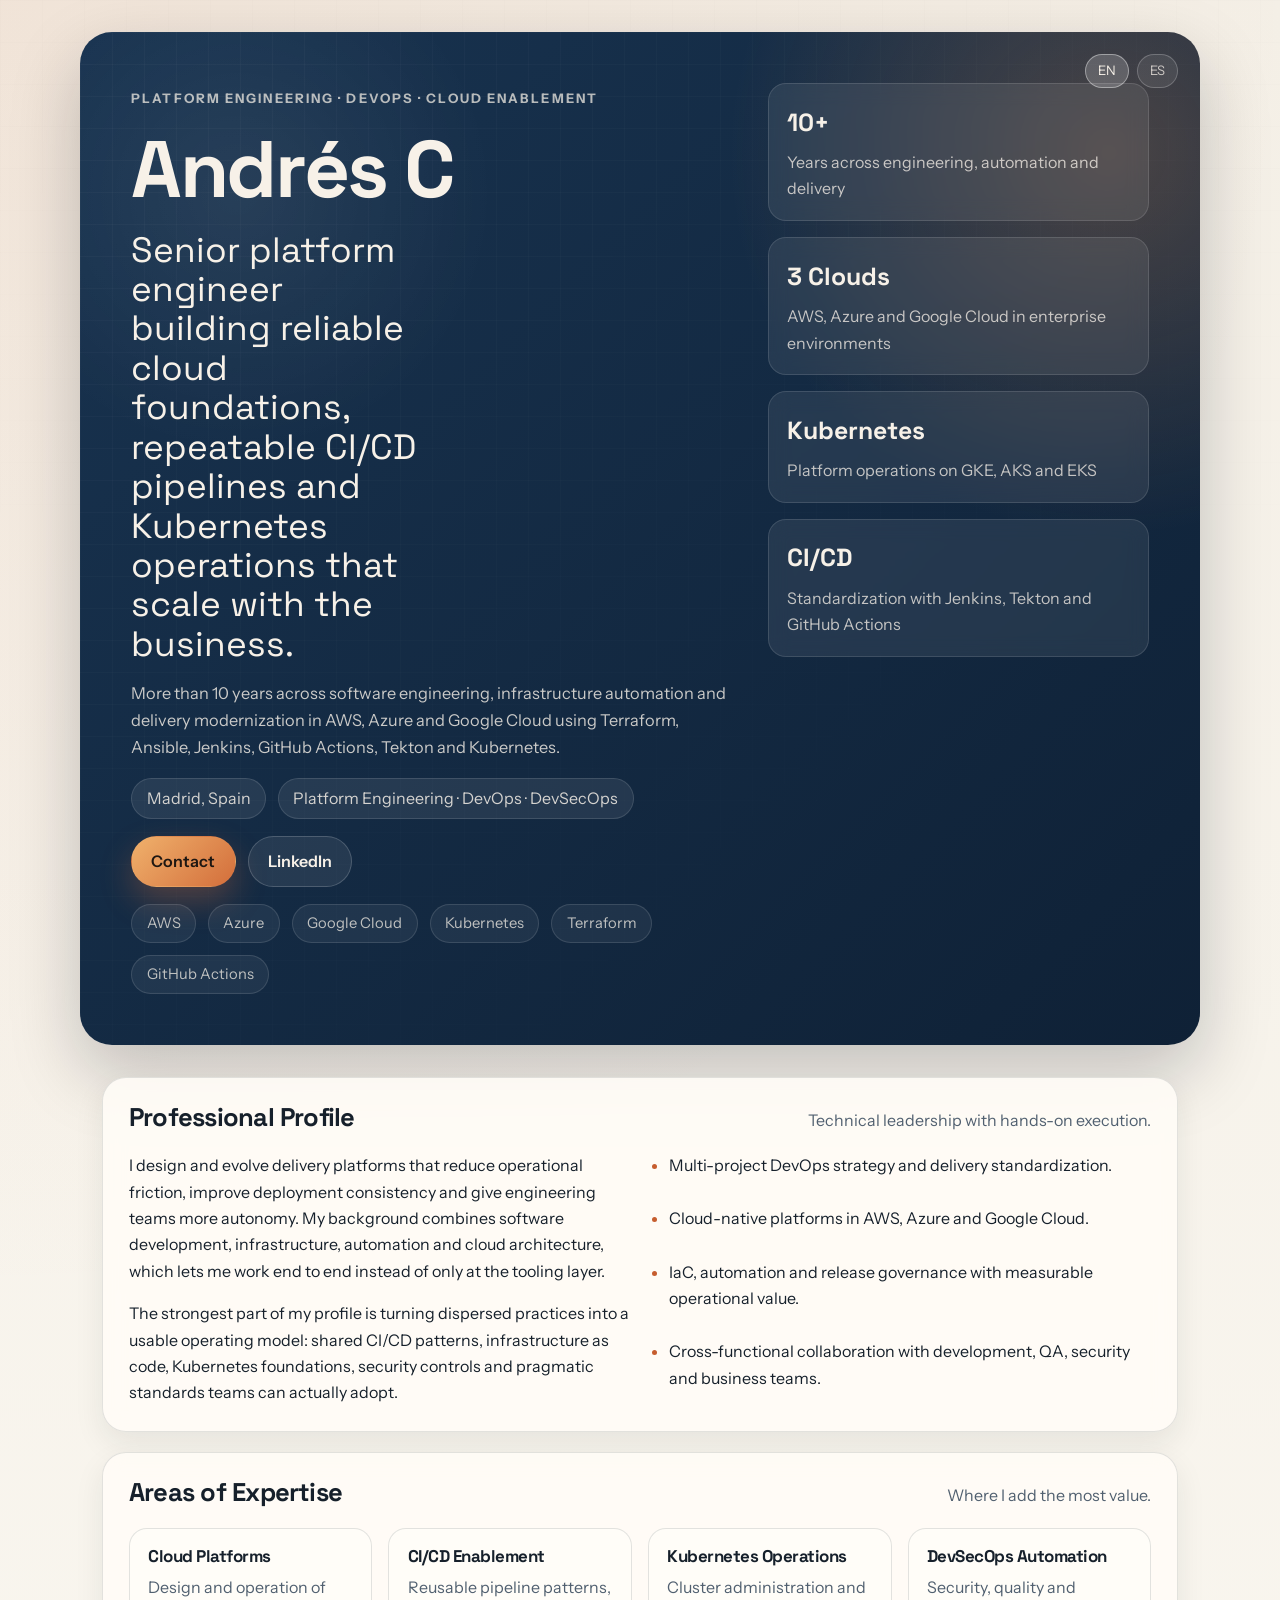
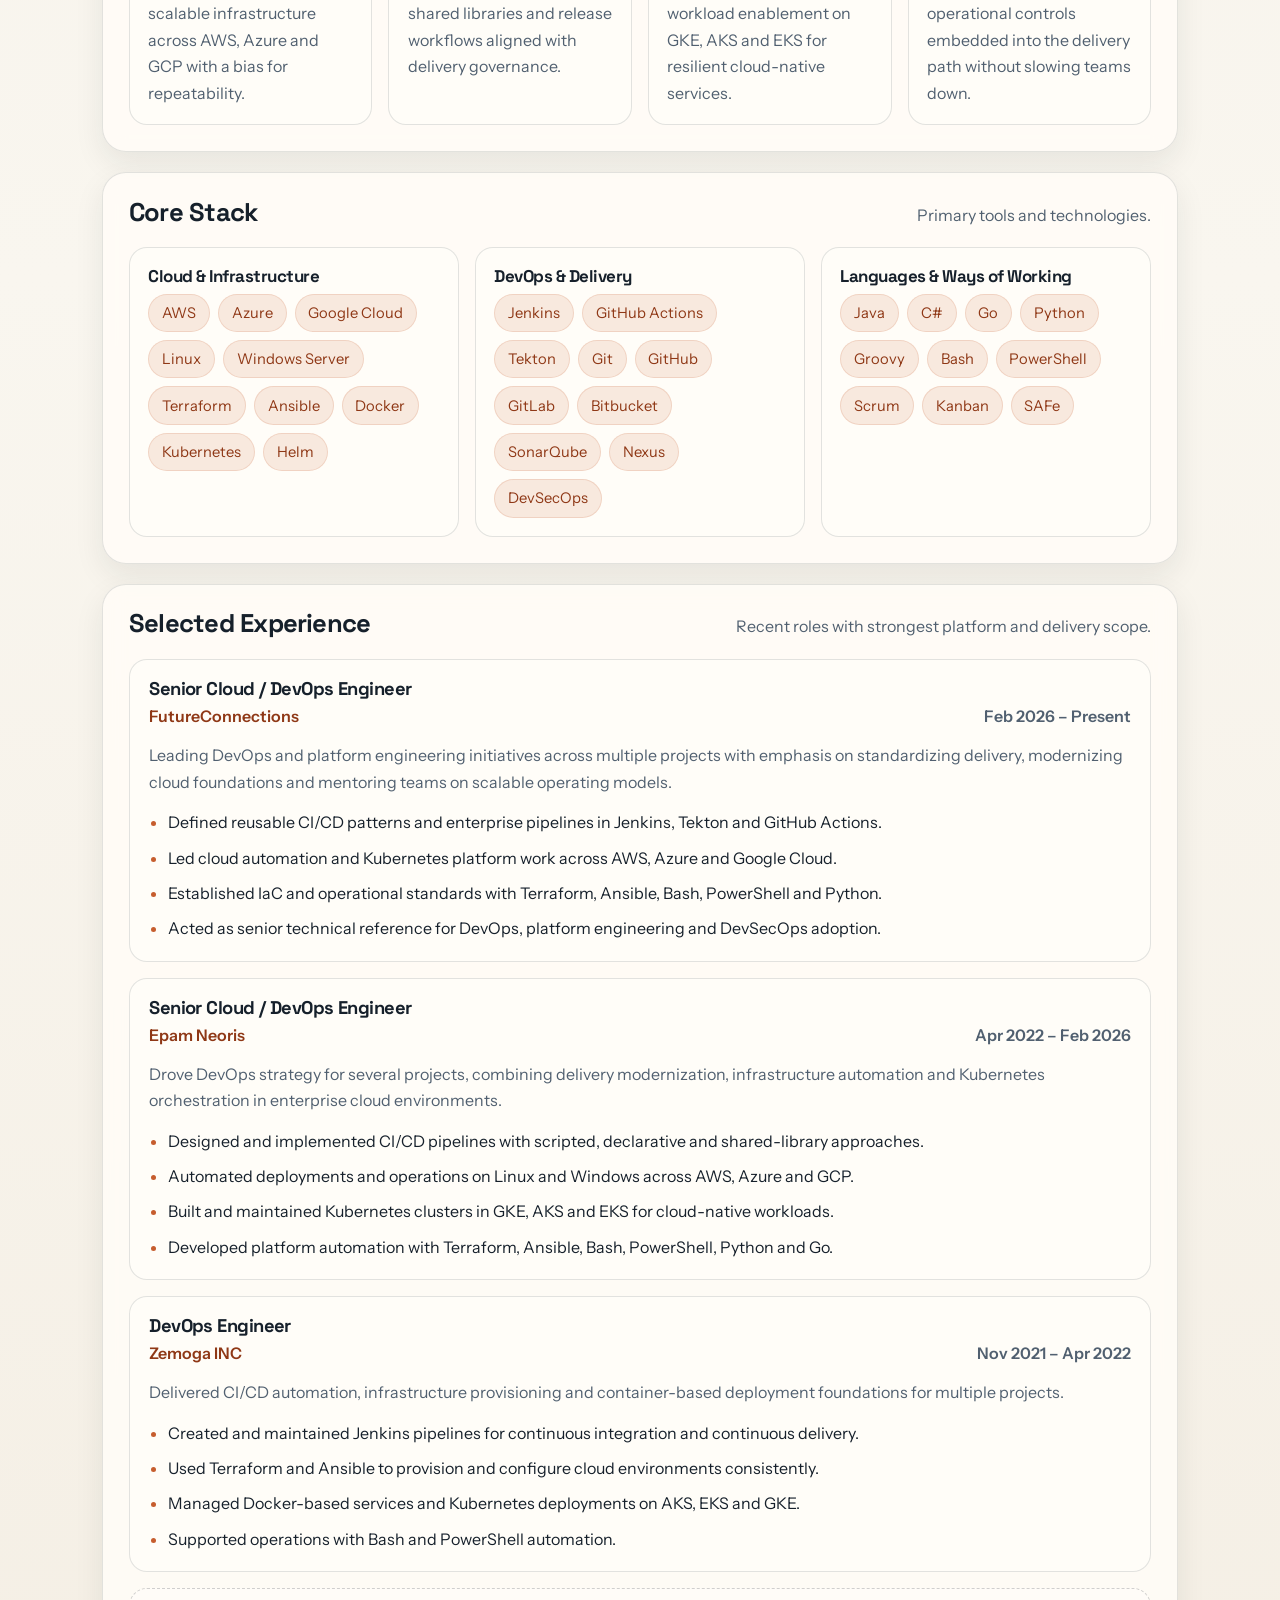
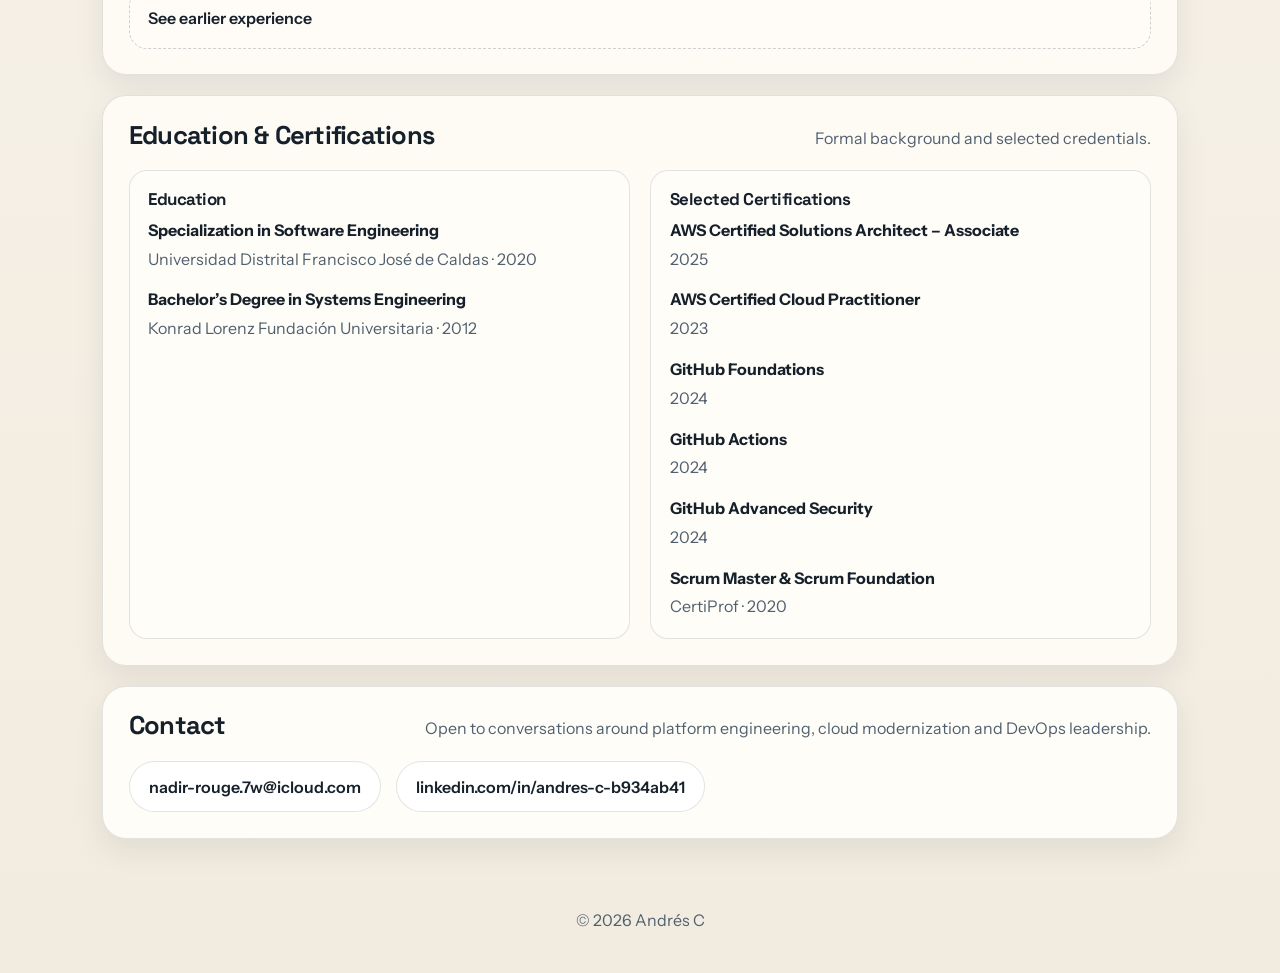
<file: index.html>
<!DOCTYPE html>
<html lang="en">
<head>
  <meta charset="UTF-8" />
  <title>Andrés C · Platform Engineer</title>
  <meta name="viewport" content="width=device-width, initial-scale=1" />
  <meta
    name="description"
    content="Senior Platform Engineer focused on cloud infrastructure, Kubernetes, DevSecOps and repeatable delivery platforms."
  />
  <link rel="preconnect" href="https://fonts.googleapis.com" />
  <link rel="preconnect" href="https://fonts.gstatic.com" crossorigin />
  <link
    href="https://fonts.googleapis.com/css2?family=Instrument+Sans:wght@400;500;600;700&family=Space+Grotesk:wght@500;700&display=swap"
    rel="stylesheet"
  />
  <link rel="stylesheet" href="styles.css" />
</head>
<body>
  <header class="hero">
    <div class="hero-shell">
      <div class="lang-switcher">
        <a href="index.html" class="active">EN</a>
        <a href="es/index.html">ES</a>
      </div>

      <div class="hero-grid">
        <div class="hero-copy">
          <p class="eyebrow">Platform Engineering · DevOps · Cloud Enablement</p>
          <h1>Andrés C</h1>
          <p class="hero-lead">
            Senior platform engineer building reliable cloud foundations, repeatable CI/CD pipelines and Kubernetes
            operations that scale with the business.
          </p>
          <p class="hero-summary">
            More than 10 years across software engineering, infrastructure automation and delivery modernization in AWS,
            Azure and Google Cloud using Terraform, Ansible, Jenkins, GitHub Actions, Tekton and Kubernetes.
          </p>

          <div class="hero-meta">
            <span>Madrid, Spain</span>
            <span>Platform Engineering · DevOps · DevSecOps</span>
          </div>

          <div class="hero-links">
            <a href="mailto:nadir-rouge.7w@icloud.com" class="btn primary">Contact</a>
            <a
              href="https://www.linkedin.com/in/andres-c-b934ab41"
              target="_blank"
              rel="noopener noreferrer"
              class="btn secondary"
            >
              LinkedIn
            </a>
          </div>

          <div class="hero-badges">
            <span>AWS</span>
            <span>Azure</span>
            <span>Google Cloud</span>
            <span>Kubernetes</span>
            <span>Terraform</span>
            <span>GitHub Actions</span>
          </div>
        </div>

        <div class="hero-stats">
          <article class="stat-card">
            <strong>10+</strong>
            <span>Years across engineering, automation and delivery</span>
          </article>
          <article class="stat-card">
            <strong>3 Clouds</strong>
            <span>AWS, Azure and Google Cloud in enterprise environments</span>
          </article>
          <article class="stat-card">
            <strong>Kubernetes</strong>
            <span>Platform operations on GKE, AKS and EKS</span>
          </article>
          <article class="stat-card">
            <strong>CI/CD</strong>
            <span>Standardization with Jenkins, Tekton and GitHub Actions</span>
          </article>
        </div>
      </div>
    </div>
  </header>

  <main class="container">
    <section class="card intro-card">
      <div class="section-heading">
        <h2>Professional Profile</h2>
        <p>Technical leadership with hands-on execution.</p>
      </div>
      <div class="intro-grid">
        <div class="prose-block">
          <p>
            I design and evolve delivery platforms that reduce operational friction, improve deployment consistency and
            give engineering teams more autonomy. My background combines software development, infrastructure,
            automation and cloud architecture, which lets me work end to end instead of only at the tooling layer.
          </p>
          <p>
            The strongest part of my profile is turning dispersed practices into a usable operating model: shared CI/CD
            patterns, infrastructure as code, Kubernetes foundations, security controls and pragmatic standards teams
            can actually adopt.
          </p>
        </div>
        <ul class="bullet-list">
          <li>Multi-project DevOps strategy and delivery standardization.</li>
          <li>Cloud-native platforms in AWS, Azure and Google Cloud.</li>
          <li>IaC, automation and release governance with measurable operational value.</li>
          <li>Cross-functional collaboration with development, QA, security and business teams.</li>
        </ul>
      </div>
    </section>

    <section class="card">
      <div class="section-heading">
        <h2>Areas of Expertise</h2>
        <p>Where I add the most value.</p>
      </div>
      <div class="focus-grid">
        <article class="focus-item">
          <h3>Cloud Platforms</h3>
          <p>Design and operation of scalable infrastructure across AWS, Azure and GCP with a bias for repeatability.</p>
        </article>
        <article class="focus-item">
          <h3>CI/CD Enablement</h3>
          <p>Reusable pipeline patterns, shared libraries and release workflows aligned with delivery governance.</p>
        </article>
        <article class="focus-item">
          <h3>Kubernetes Operations</h3>
          <p>Cluster administration and workload enablement on GKE, AKS and EKS for resilient cloud-native services.</p>
        </article>
        <article class="focus-item">
          <h3>DevSecOps Automation</h3>
          <p>Security, quality and operational controls embedded into the delivery path without slowing teams down.</p>
        </article>
      </div>
    </section>

    <section class="card">
      <div class="section-heading">
        <h2>Core Stack</h2>
        <p>Primary tools and technologies.</p>
      </div>
      <div class="skill-columns">
        <article class="skill-block">
          <h3>Cloud & Infrastructure</h3>
          <div class="chips">
            <span>AWS</span><span>Azure</span><span>Google Cloud</span>
            <span>Linux</span><span>Windows Server</span>
            <span>Terraform</span><span>Ansible</span>
            <span>Docker</span><span>Kubernetes</span><span>Helm</span>
          </div>
        </article>

        <article class="skill-block">
          <h3>DevOps & Delivery</h3>
          <div class="chips">
            <span>Jenkins</span><span>GitHub Actions</span><span>Tekton</span>
            <span>Git</span><span>GitHub</span><span>GitLab</span><span>Bitbucket</span>
            <span>SonarQube</span><span>Nexus</span><span>DevSecOps</span>
          </div>
        </article>

        <article class="skill-block">
          <h3>Languages & Ways of Working</h3>
          <div class="chips">
            <span>Java</span><span>C#</span><span>Go</span><span>Python</span>
            <span>Groovy</span><span>Bash</span><span>PowerShell</span>
            <span>Scrum</span><span>Kanban</span><span>SAFe</span>
          </div>
        </article>
      </div>
    </section>

    <section class="card">
      <div class="section-heading">
        <h2>Selected Experience</h2>
        <p>Recent roles with strongest platform and delivery scope.</p>
      </div>
      <div class="timeline">
        <article class="experience-item">
          <div class="experience-top">
            <div>
              <h3>Senior Cloud / DevOps Engineer</h3>
              <p class="company">FutureConnections</p>
            </div>
            <p class="dates">Feb 2026 – Present</p>
          </div>
          <p class="experience-summary">
            Leading DevOps and platform engineering initiatives across multiple projects with emphasis on standardizing
            delivery, modernizing cloud foundations and mentoring teams on scalable operating models.
          </p>
          <ul class="bullet-list compact">
            <li>Defined reusable CI/CD patterns and enterprise pipelines in Jenkins, Tekton and GitHub Actions.</li>
            <li>Led cloud automation and Kubernetes platform work across AWS, Azure and Google Cloud.</li>
            <li>Established IaC and operational standards with Terraform, Ansible, Bash, PowerShell and Python.</li>
            <li>Acted as senior technical reference for DevOps, platform engineering and DevSecOps adoption.</li>
          </ul>
        </article>

        <article class="experience-item">
          <div class="experience-top">
            <div>
              <h3>Senior Cloud / DevOps Engineer</h3>
              <p class="company">Epam Neoris</p>
            </div>
            <p class="dates">Apr 2022 – Feb 2026</p>
          </div>
          <p class="experience-summary">
            Drove DevOps strategy for several projects, combining delivery modernization, infrastructure automation and
            Kubernetes orchestration in enterprise cloud environments.
          </p>
          <ul class="bullet-list compact">
            <li>Designed and implemented CI/CD pipelines with scripted, declarative and shared-library approaches.</li>
            <li>Automated deployments and operations on Linux and Windows across AWS, Azure and GCP.</li>
            <li>Built and maintained Kubernetes clusters in GKE, AKS and EKS for cloud-native workloads.</li>
            <li>Developed platform automation with Terraform, Ansible, Bash, PowerShell, Python and Go.</li>
          </ul>
        </article>

        <article class="experience-item">
          <div class="experience-top">
            <div>
              <h3>DevOps Engineer</h3>
              <p class="company">Zemoga INC</p>
            </div>
            <p class="dates">Nov 2021 – Apr 2022</p>
          </div>
          <p class="experience-summary">
            Delivered CI/CD automation, infrastructure provisioning and container-based deployment foundations for
            multiple projects.
          </p>
          <ul class="bullet-list compact">
            <li>Created and maintained Jenkins pipelines for continuous integration and continuous delivery.</li>
            <li>Used Terraform and Ansible to provision and configure cloud environments consistently.</li>
            <li>Managed Docker-based services and Kubernetes deployments on AKS, EKS and GKE.</li>
            <li>Supported operations with Bash and PowerShell automation.</li>
          </ul>
        </article>
      </div>

      <details class="more-experience">
        <summary>See earlier experience</summary>
        <div class="timeline timeline-nested">
          <article class="experience-item">
            <div class="experience-top">
              <div>
                <h3>DevOps Engineer</h3>
                <p class="company">Globant</p>
              </div>
              <p class="dates">May 2021 – Nov 2021</p>
            </div>
            <ul class="bullet-list compact">
              <li>Promoted DevOps culture and development standards across cloud-native projects.</li>
              <li>Built CI/CD pipelines in Jenkins and GitLab.</li>
              <li>Automated deployments in AWS, Azure and GCP and supported Linux operations.</li>
            </ul>
          </article>

          <article class="experience-item">
            <div class="experience-top">
              <div>
                <h3>DevOps Consultant</h3>
                <p class="company">Palo IT</p>
              </div>
              <p class="dates">Sep 2020 – May 2021</p>
            </div>
            <ul class="bullet-list compact">
              <li>Supported teams adopting DevOps culture, agile practices and delivery standards.</li>
              <li>Designed CI/CD pipelines for Java, C# and Node.js solutions.</li>
              <li>Worked on cloud deployments, REST integrations and automation utilities.</li>
            </ul>
          </article>

          <article class="experience-item">
            <div class="experience-top">
              <div>
                <h3>DevOps Architecture Center of Excellence</h3>
                <p class="company">Colombia Telecomunicaciones · Telefónica · Movistar</p>
              </div>
              <p class="dates">Aug 2018 – Sep 2020</p>
            </div>
            <ul class="bullet-list compact">
              <li>Spread DevOps practices across business and technical teams.</li>
              <li>Led squads under Scrum, Kanban and SAFe frameworks.</li>
              <li>Worked on Jenkins, Azure DevOps, Docker and cloud adoption initiatives.</li>
            </ul>
          </article>

          <article class="experience-item">
            <div class="experience-top">
              <div>
                <h3>Developer Progression</h3>
                <p class="company">Movistar · Protekto · Wizenz</p>
              </div>
              <p class="dates">2013 – 2018</p>
            </div>
            <ul class="bullet-list compact">
              <li>Backend and frontend development with Java, C#, Angular and Node.js.</li>
              <li>API integrations, data modeling and object-oriented design.</li>
              <li>Early adoption of CI practices, scripting and operational automation.</li>
            </ul>
          </article>
        </div>
      </details>
    </section>

    <section class="card">
      <div class="section-heading">
        <h2>Education & Certifications</h2>
        <p>Formal background and selected credentials.</p>
      </div>
      <div class="split-grid">
        <article class="info-panel">
          <h3>Education</h3>
          <ul class="plain-list">
            <li>
              <strong>Specialization in Software Engineering</strong>
              <span>Universidad Distrital Francisco José de Caldas · 2020</span>
            </li>
            <li>
              <strong>Bachelor’s Degree in Systems Engineering</strong>
              <span>Konrad Lorenz Fundación Universitaria · 2012</span>
            </li>
          </ul>
        </article>

        <article class="info-panel">
          <h3>Selected Certifications</h3>
          <ul class="plain-list">
            <li><strong>AWS Certified Solutions Architect – Associate</strong><span>2025</span></li>
            <li><strong>AWS Certified Cloud Practitioner</strong><span>2023</span></li>
            <li><strong>GitHub Foundations</strong><span>2024</span></li>
            <li><strong>GitHub Actions</strong><span>2024</span></li>
            <li><strong>GitHub Advanced Security</strong><span>2024</span></li>
            <li><strong>Scrum Master & Scrum Foundation</strong><span>CertiProf · 2020</span></li>
          </ul>
        </article>
      </div>
    </section>

    <section class="card contact-card">
      <div class="section-heading">
        <h2>Contact</h2>
        <p>Open to conversations around platform engineering, cloud modernization and DevOps leadership.</p>
      </div>
      <div class="contact-actions">
        <a href="mailto:nadir-rouge.7w@icloud.com" class="contact-link">nadir-rouge.7w@icloud.com</a>
        <a
          href="https://www.linkedin.com/in/andres-c-b934ab41"
          target="_blank"
          rel="noopener noreferrer"
          class="contact-link"
        >
          linkedin.com/in/andres-c-b934ab41
        </a>
      </div>
    </section>
  </main>

  <footer class="footer">
    <p>© <span id="year"></span> Andrés C</p>
  </footer>

  <script>
    document.getElementById("year").textContent = new Date().getFullYear();
  </script>
</body>
</html>
</file>
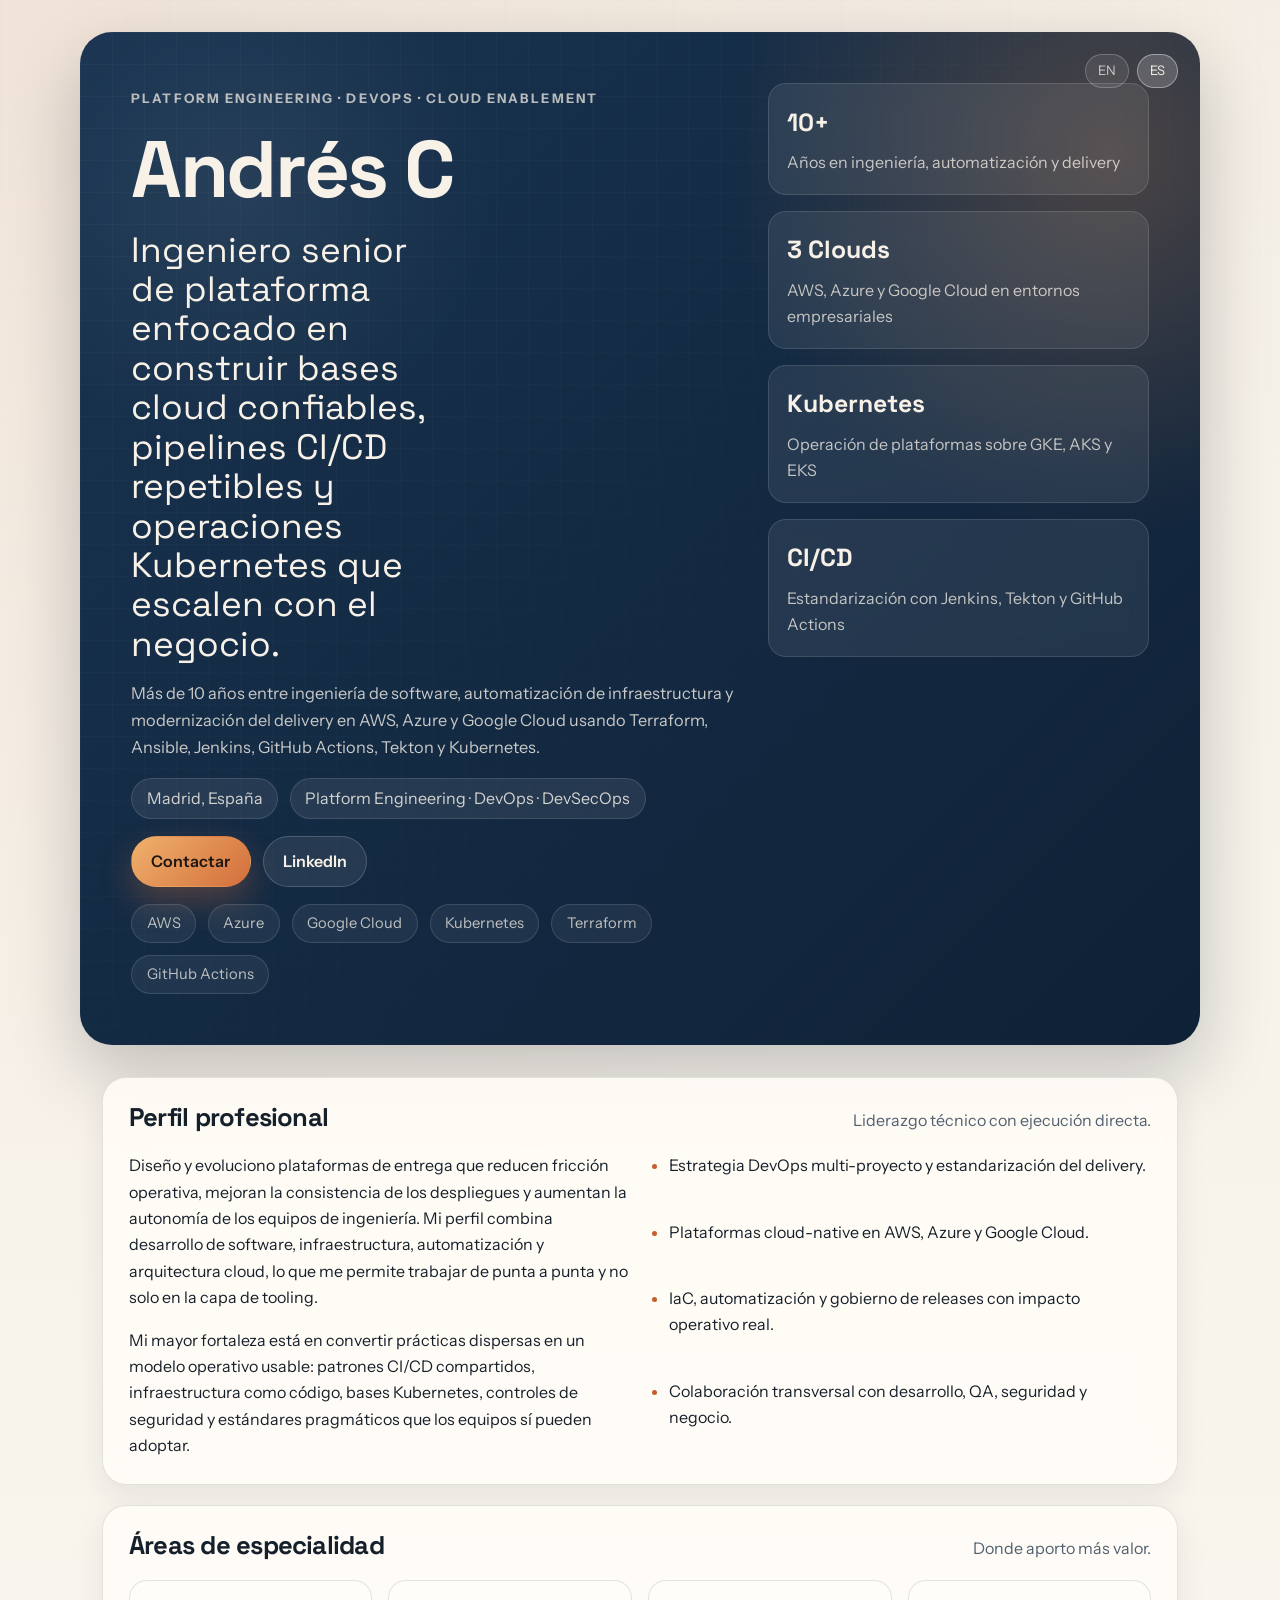
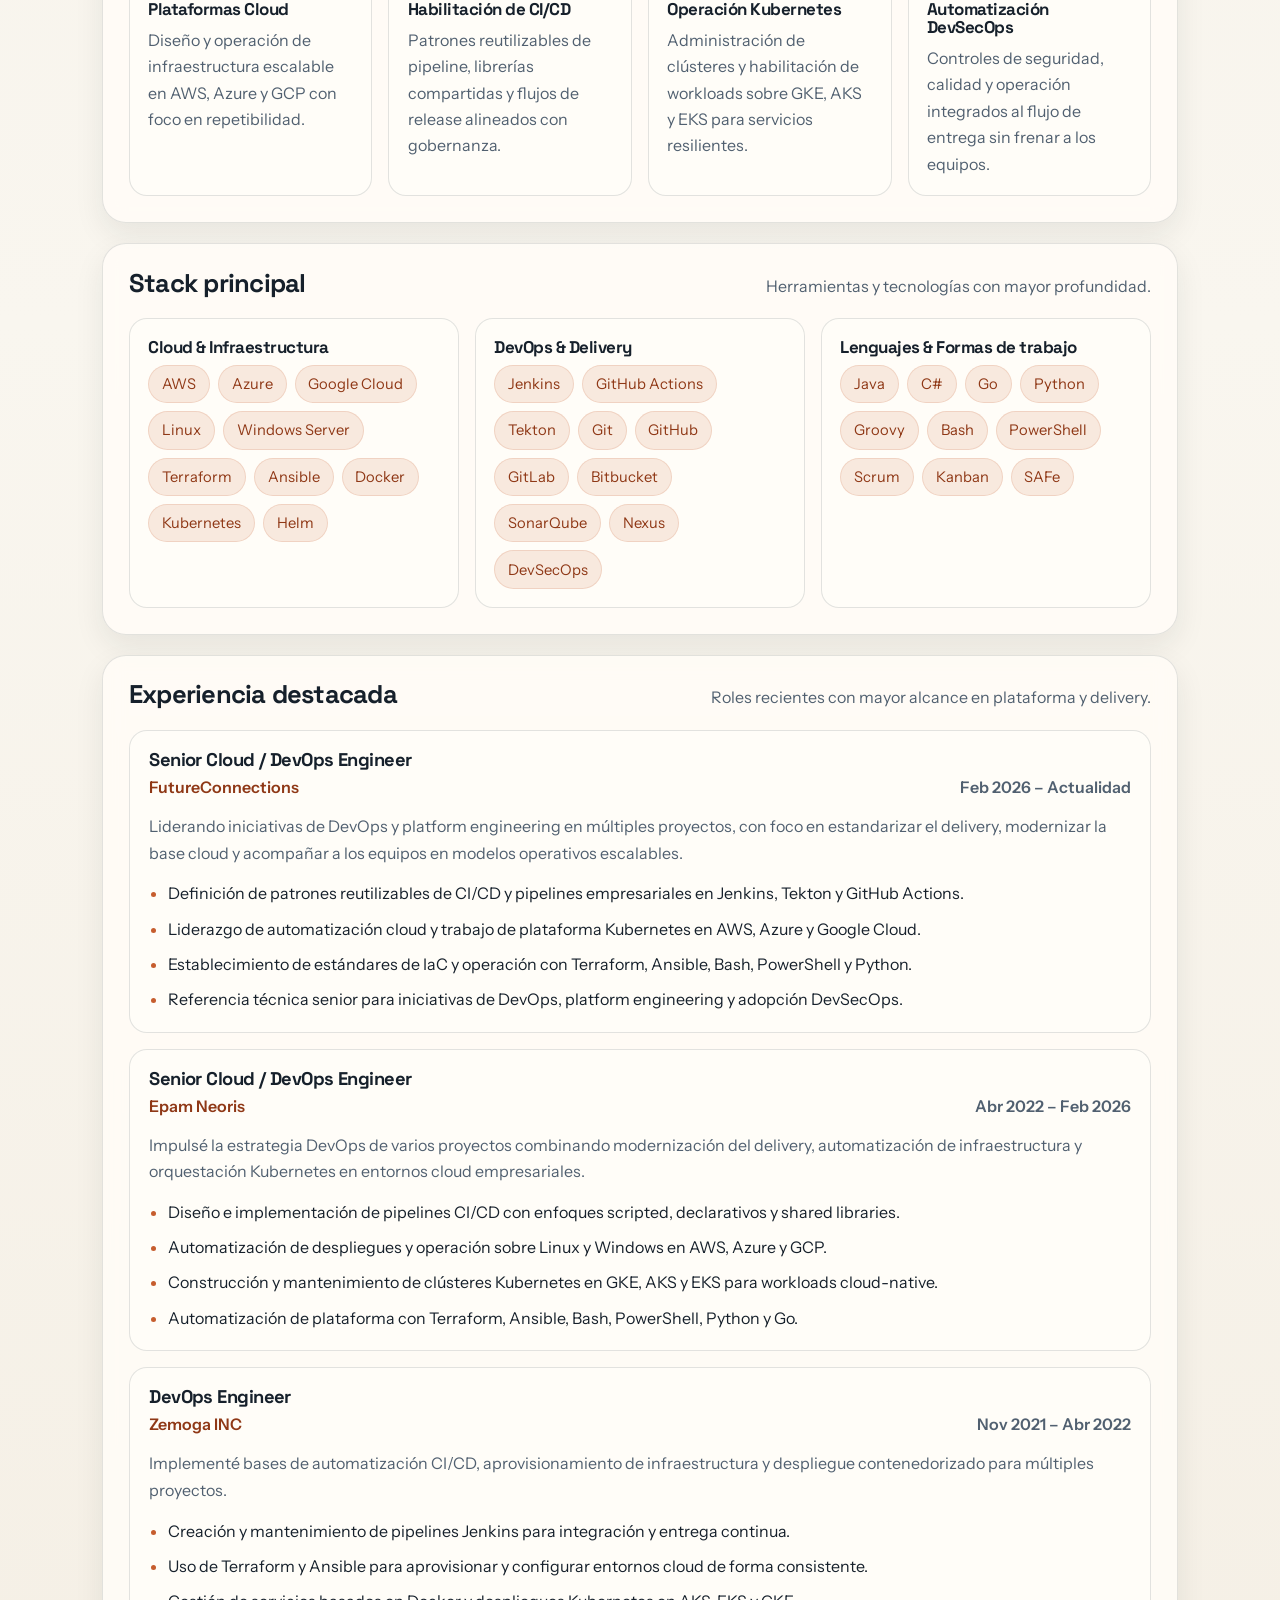
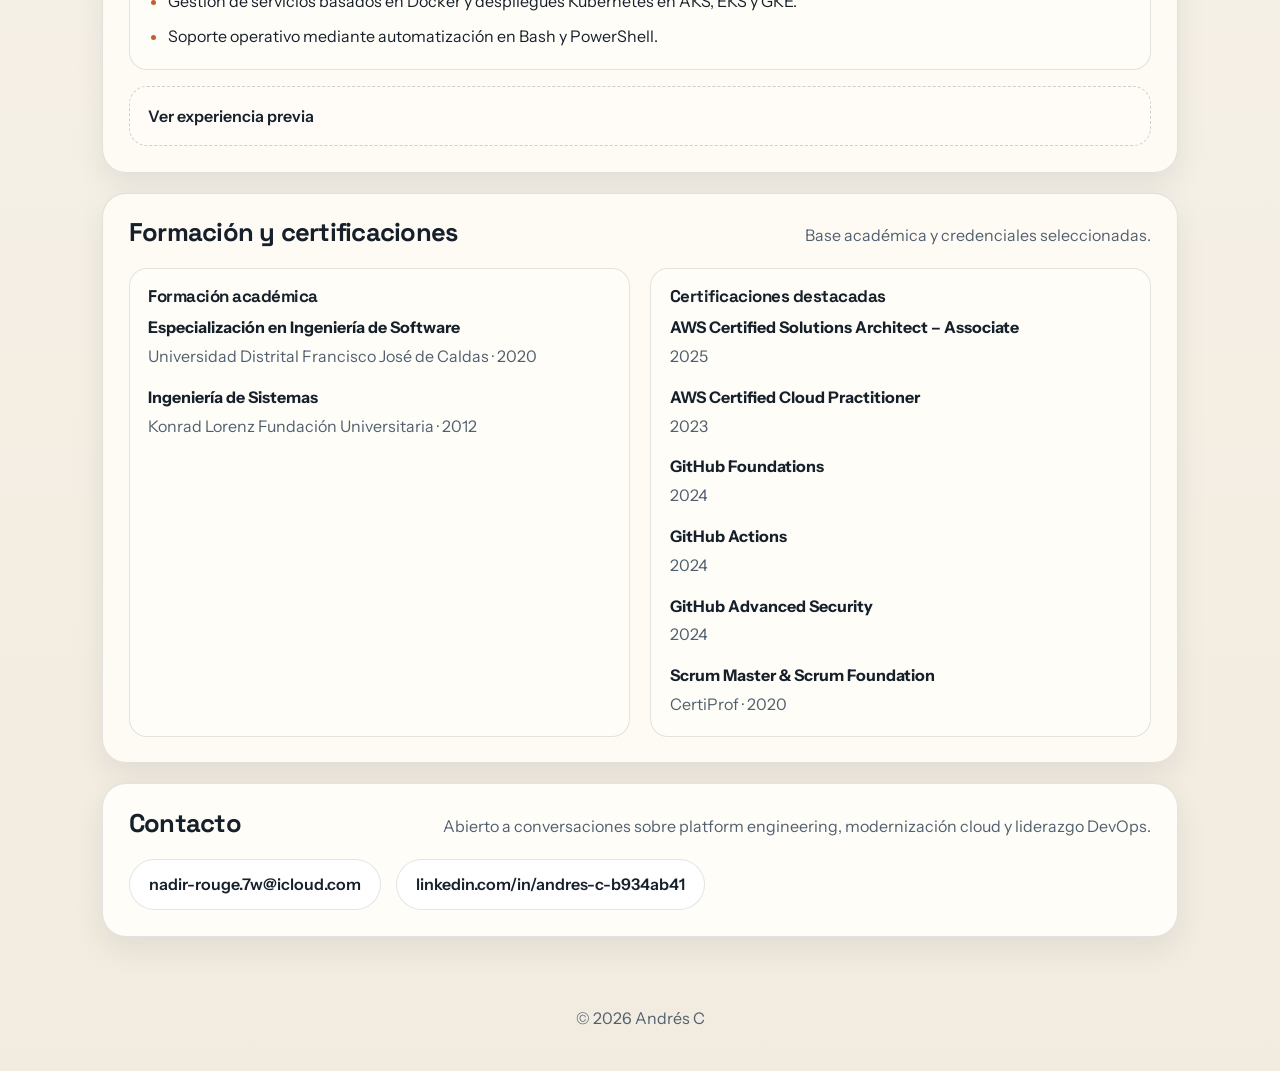
<file: es/index.html>
<!DOCTYPE html>
<html lang="es">
<head>
  <meta charset="UTF-8" />
  <title>Andrés C · Platform Engineer</title>
  <meta name="viewport" content="width=device-width, initial-scale=1" />
  <meta
    name="description"
    content="Ingeniero senior de plataforma enfocado en infraestructura cloud, Kubernetes, DevSecOps y plataformas de entrega repetibles."
  />
  <link rel="preconnect" href="https://fonts.googleapis.com" />
  <link rel="preconnect" href="https://fonts.gstatic.com" crossorigin />
  <link
    href="https://fonts.googleapis.com/css2?family=Instrument+Sans:wght@400;500;600;700&family=Space+Grotesk:wght@500;700&display=swap"
    rel="stylesheet"
  />
  <link rel="stylesheet" href="../styles.css" />
</head>
<body>
  <header class="hero">
    <div class="hero-shell">
      <div class="lang-switcher">
        <a href="../index.html">EN</a>
        <a href="index.html" class="active">ES</a>
      </div>

      <div class="hero-grid">
        <div class="hero-copy">
          <p class="eyebrow">Platform Engineering · DevOps · Cloud Enablement</p>
          <h1>Andrés C</h1>
          <p class="hero-lead">
            Ingeniero senior de plataforma enfocado en construir bases cloud confiables, pipelines CI/CD repetibles y
            operaciones Kubernetes que escalen con el negocio.
          </p>
          <p class="hero-summary">
            Más de 10 años entre ingeniería de software, automatización de infraestructura y modernización del delivery
            en AWS, Azure y Google Cloud usando Terraform, Ansible, Jenkins, GitHub Actions, Tekton y Kubernetes.
          </p>

          <div class="hero-meta">
            <span>Madrid, España</span>
            <span>Platform Engineering · DevOps · DevSecOps</span>
          </div>

          <div class="hero-links">
            <a href="mailto:nadir-rouge.7w@icloud.com" class="btn primary">Contactar</a>
            <a
              href="https://www.linkedin.com/in/andres-c-b934ab41"
              target="_blank"
              rel="noopener noreferrer"
              class="btn secondary"
            >
              LinkedIn
            </a>
          </div>

          <div class="hero-badges">
            <span>AWS</span>
            <span>Azure</span>
            <span>Google Cloud</span>
            <span>Kubernetes</span>
            <span>Terraform</span>
            <span>GitHub Actions</span>
          </div>
        </div>

        <div class="hero-stats">
          <article class="stat-card">
            <strong>10+</strong>
            <span>Años en ingeniería, automatización y delivery</span>
          </article>
          <article class="stat-card">
            <strong>3 Clouds</strong>
            <span>AWS, Azure y Google Cloud en entornos empresariales</span>
          </article>
          <article class="stat-card">
            <strong>Kubernetes</strong>
            <span>Operación de plataformas sobre GKE, AKS y EKS</span>
          </article>
          <article class="stat-card">
            <strong>CI/CD</strong>
            <span>Estandarización con Jenkins, Tekton y GitHub Actions</span>
          </article>
        </div>
      </div>
    </div>
  </header>

  <main class="container">
    <section class="card intro-card">
      <div class="section-heading">
        <h2>Perfil profesional</h2>
        <p>Liderazgo técnico con ejecución directa.</p>
      </div>
      <div class="intro-grid">
        <div class="prose-block">
          <p>
            Diseño y evoluciono plataformas de entrega que reducen fricción operativa, mejoran la consistencia de los
            despliegues y aumentan la autonomía de los equipos de ingeniería. Mi perfil combina desarrollo de software,
            infraestructura, automatización y arquitectura cloud, lo que me permite trabajar de punta a punta y no
            solo en la capa de tooling.
          </p>
          <p>
            Mi mayor fortaleza está en convertir prácticas dispersas en un modelo operativo usable: patrones CI/CD
            compartidos, infraestructura como código, bases Kubernetes, controles de seguridad y estándares pragmáticos
            que los equipos sí pueden adoptar.
          </p>
        </div>
        <ul class="bullet-list">
          <li>Estrategia DevOps multi-proyecto y estandarización del delivery.</li>
          <li>Plataformas cloud-native en AWS, Azure y Google Cloud.</li>
          <li>IaC, automatización y gobierno de releases con impacto operativo real.</li>
          <li>Colaboración transversal con desarrollo, QA, seguridad y negocio.</li>
        </ul>
      </div>
    </section>

    <section class="card">
      <div class="section-heading">
        <h2>Áreas de especialidad</h2>
        <p>Donde aporto más valor.</p>
      </div>
      <div class="focus-grid">
        <article class="focus-item">
          <h3>Plataformas Cloud</h3>
          <p>Diseño y operación de infraestructura escalable en AWS, Azure y GCP con foco en repetibilidad.</p>
        </article>
        <article class="focus-item">
          <h3>Habilitación de CI/CD</h3>
          <p>Patrones reutilizables de pipeline, librerías compartidas y flujos de release alineados con gobernanza.</p>
        </article>
        <article class="focus-item">
          <h3>Operación Kubernetes</h3>
          <p>Administración de clústeres y habilitación de workloads sobre GKE, AKS y EKS para servicios resilientes.</p>
        </article>
        <article class="focus-item">
          <h3>Automatización DevSecOps</h3>
          <p>Controles de seguridad, calidad y operación integrados al flujo de entrega sin frenar a los equipos.</p>
        </article>
      </div>
    </section>

    <section class="card">
      <div class="section-heading">
        <h2>Stack principal</h2>
        <p>Herramientas y tecnologías con mayor profundidad.</p>
      </div>
      <div class="skill-columns">
        <article class="skill-block">
          <h3>Cloud & Infraestructura</h3>
          <div class="chips">
            <span>AWS</span><span>Azure</span><span>Google Cloud</span>
            <span>Linux</span><span>Windows Server</span>
            <span>Terraform</span><span>Ansible</span>
            <span>Docker</span><span>Kubernetes</span><span>Helm</span>
          </div>
        </article>

        <article class="skill-block">
          <h3>DevOps & Delivery</h3>
          <div class="chips">
            <span>Jenkins</span><span>GitHub Actions</span><span>Tekton</span>
            <span>Git</span><span>GitHub</span><span>GitLab</span><span>Bitbucket</span>
            <span>SonarQube</span><span>Nexus</span><span>DevSecOps</span>
          </div>
        </article>

        <article class="skill-block">
          <h3>Lenguajes & Formas de trabajo</h3>
          <div class="chips">
            <span>Java</span><span>C#</span><span>Go</span><span>Python</span>
            <span>Groovy</span><span>Bash</span><span>PowerShell</span>
            <span>Scrum</span><span>Kanban</span><span>SAFe</span>
          </div>
        </article>
      </div>
    </section>

    <section class="card">
      <div class="section-heading">
        <h2>Experiencia destacada</h2>
        <p>Roles recientes con mayor alcance en plataforma y delivery.</p>
      </div>
      <div class="timeline">
        <article class="experience-item">
          <div class="experience-top">
            <div>
              <h3>Senior Cloud / DevOps Engineer</h3>
              <p class="company">FutureConnections</p>
            </div>
            <p class="dates">Feb 2026 – Actualidad</p>
          </div>
          <p class="experience-summary">
            Liderando iniciativas de DevOps y platform engineering en múltiples proyectos, con foco en estandarizar el
            delivery, modernizar la base cloud y acompañar a los equipos en modelos operativos escalables.
          </p>
          <ul class="bullet-list compact">
            <li>Definición de patrones reutilizables de CI/CD y pipelines empresariales en Jenkins, Tekton y GitHub Actions.</li>
            <li>Liderazgo de automatización cloud y trabajo de plataforma Kubernetes en AWS, Azure y Google Cloud.</li>
            <li>Establecimiento de estándares de IaC y operación con Terraform, Ansible, Bash, PowerShell y Python.</li>
            <li>Referencia técnica senior para iniciativas de DevOps, platform engineering y adopción DevSecOps.</li>
          </ul>
        </article>

        <article class="experience-item">
          <div class="experience-top">
            <div>
              <h3>Senior Cloud / DevOps Engineer</h3>
              <p class="company">Epam Neoris</p>
            </div>
            <p class="dates">Abr 2022 – Feb 2026</p>
          </div>
          <p class="experience-summary">
            Impulsé la estrategia DevOps de varios proyectos combinando modernización del delivery, automatización de
            infraestructura y orquestación Kubernetes en entornos cloud empresariales.
          </p>
          <ul class="bullet-list compact">
            <li>Diseño e implementación de pipelines CI/CD con enfoques scripted, declarativos y shared libraries.</li>
            <li>Automatización de despliegues y operación sobre Linux y Windows en AWS, Azure y GCP.</li>
            <li>Construcción y mantenimiento de clústeres Kubernetes en GKE, AKS y EKS para workloads cloud-native.</li>
            <li>Automatización de plataforma con Terraform, Ansible, Bash, PowerShell, Python y Go.</li>
          </ul>
        </article>

        <article class="experience-item">
          <div class="experience-top">
            <div>
              <h3>DevOps Engineer</h3>
              <p class="company">Zemoga INC</p>
            </div>
            <p class="dates">Nov 2021 – Abr 2022</p>
          </div>
          <p class="experience-summary">
            Implementé bases de automatización CI/CD, aprovisionamiento de infraestructura y despliegue
            contenedorizado para múltiples proyectos.
          </p>
          <ul class="bullet-list compact">
            <li>Creación y mantenimiento de pipelines Jenkins para integración y entrega continua.</li>
            <li>Uso de Terraform y Ansible para aprovisionar y configurar entornos cloud de forma consistente.</li>
            <li>Gestión de servicios basados en Docker y despliegues Kubernetes en AKS, EKS y GKE.</li>
            <li>Soporte operativo mediante automatización en Bash y PowerShell.</li>
          </ul>
        </article>
      </div>

      <details class="more-experience">
        <summary>Ver experiencia previa</summary>
        <div class="timeline timeline-nested">
          <article class="experience-item">
            <div class="experience-top">
              <div>
                <h3>Ingeniero DevOps</h3>
                <p class="company">Globant</p>
              </div>
              <p class="dates">May 2021 – Nov 2021</p>
            </div>
            <ul class="bullet-list compact">
              <li>Promoción de cultura DevOps y estándares de desarrollo para proyectos cloud-native.</li>
              <li>Construcción de pipelines CI/CD en Jenkins y GitLab.</li>
              <li>Automatización de despliegues en AWS, Azure y GCP y soporte operativo Linux.</li>
            </ul>
          </article>

          <article class="experience-item">
            <div class="experience-top">
              <div>
                <h3>Consultor DevOps</h3>
                <p class="company">Palo IT</p>
              </div>
              <p class="dates">Sep 2020 – May 2021</p>
            </div>
            <ul class="bullet-list compact">
              <li>Acompañamiento a equipos en adopción DevOps, prácticas ágiles y estándares de entrega.</li>
              <li>Diseño de pipelines CI/CD para soluciones Java, C# y Node.js.</li>
              <li>Trabajo en despliegues cloud, integraciones REST y utilidades de automatización.</li>
            </ul>
          </article>

          <article class="experience-item">
            <div class="experience-top">
              <div>
                <h3>Centro de excelencia de arquitectura DevOps</h3>
                <p class="company">Colombia Telecomunicaciones · Telefónica · Movistar</p>
              </div>
              <p class="dates">Ago 2018 – Sep 2020</p>
            </div>
            <ul class="bullet-list compact">
              <li>Difusión de prácticas DevOps entre áreas de negocio y equipos técnicos.</li>
              <li>Liderazgo y mentoring de células bajo Scrum, Kanban y SAFe.</li>
              <li>Trabajo con Jenkins, Azure DevOps, Docker e iniciativas de adopción cloud.</li>
            </ul>
          </article>

          <article class="experience-item">
            <div class="experience-top">
              <div>
                <h3>Evolución como desarrollador</h3>
                <p class="company">Movistar · Protekto · Wizenz</p>
              </div>
              <p class="dates">2013 – 2018</p>
            </div>
            <ul class="bullet-list compact">
              <li>Desarrollo backend y frontend con Java, C#, Angular y Node.js.</li>
              <li>Integración de APIs, modelado de datos y diseño orientado a objetos.</li>
              <li>Adopción inicial de CI, scripting y automatización operativa.</li>
            </ul>
          </article>
        </div>
      </details>
    </section>

    <section class="card">
      <div class="section-heading">
        <h2>Formación y certificaciones</h2>
        <p>Base académica y credenciales seleccionadas.</p>
      </div>
      <div class="split-grid">
        <article class="info-panel">
          <h3>Formación académica</h3>
          <ul class="plain-list">
            <li>
              <strong>Especialización en Ingeniería de Software</strong>
              <span>Universidad Distrital Francisco José de Caldas · 2020</span>
            </li>
            <li>
              <strong>Ingeniería de Sistemas</strong>
              <span>Konrad Lorenz Fundación Universitaria · 2012</span>
            </li>
          </ul>
        </article>

        <article class="info-panel">
          <h3>Certificaciones destacadas</h3>
          <ul class="plain-list">
            <li><strong>AWS Certified Solutions Architect – Associate</strong><span>2025</span></li>
            <li><strong>AWS Certified Cloud Practitioner</strong><span>2023</span></li>
            <li><strong>GitHub Foundations</strong><span>2024</span></li>
            <li><strong>GitHub Actions</strong><span>2024</span></li>
            <li><strong>GitHub Advanced Security</strong><span>2024</span></li>
            <li><strong>Scrum Master & Scrum Foundation</strong><span>CertiProf · 2020</span></li>
          </ul>
        </article>
      </div>
    </section>

    <section class="card contact-card">
      <div class="section-heading">
        <h2>Contacto</h2>
        <p>Abierto a conversaciones sobre platform engineering, modernización cloud y liderazgo DevOps.</p>
      </div>
      <div class="contact-actions">
        <a href="mailto:nadir-rouge.7w@icloud.com" class="contact-link">nadir-rouge.7w@icloud.com</a>
        <a
          href="https://www.linkedin.com/in/andres-c-b934ab41"
          target="_blank"
          rel="noopener noreferrer"
          class="contact-link"
        >
          linkedin.com/in/andres-c-b934ab41
        </a>
      </div>
    </section>
  </main>

  <footer class="footer">
    <p>© <span id="year"></span> Andrés C</p>
  </footer>

  <script>
    document.getElementById("year").textContent = new Date().getFullYear();
  </script>
</body>
</html>
</file>
<file: styles.css>
:root {
  --bg: #f4efe6;
  --bg-accent: #e8dfd0;
  --surface: rgba(255, 252, 247, 0.9);
  --surface-strong: #fffdf8;
  --ink: #16202b;
  --ink-soft: #516070;
  --line: rgba(22, 32, 43, 0.12);
  --line-strong: rgba(22, 32, 43, 0.2);
  --accent: #c65d2e;
  --accent-deep: #8f3816;
  --accent-soft: rgba(198, 93, 46, 0.12);
  --hero-top: #183350;
  --hero-bottom: #0f2136;
  --hero-glow: rgba(217, 138, 78, 0.28);
  --hero-text: #f7f1e8;
  --shadow-lg: 0 22px 50px rgba(24, 32, 43, 0.12);
  --shadow-md: 0 12px 30px rgba(24, 32, 43, 0.08);
  --radius-xl: 32px;
  --radius-lg: 24px;
  --radius-md: 18px;
}

*,
*::before,
*::after {
  box-sizing: border-box;
}

html {
  scroll-behavior: smooth;
}

body {
  margin: 0;
  font-family: "Instrument Sans", sans-serif;
  background:
    radial-gradient(circle at top left, rgba(198, 93, 46, 0.08), transparent 30%),
    linear-gradient(180deg, var(--bg) 0%, #f9f6ef 45%, #f2ebdf 100%);
  color: var(--ink);
  line-height: 1.65;
}

body::before {
  content: "";
  position: fixed;
  inset: 0;
  background-image:
    linear-gradient(rgba(22, 32, 43, 0.025) 1px, transparent 1px),
    linear-gradient(90deg, rgba(22, 32, 43, 0.025) 1px, transparent 1px);
  background-size: 42px 42px;
  mask-image: linear-gradient(180deg, rgba(0, 0, 0, 0.35), transparent 75%);
  pointer-events: none;
}

a {
  color: inherit;
}

h1,
h2,
h3 {
  margin: 0;
  font-family: "Space Grotesk", sans-serif;
  letter-spacing: -0.03em;
  line-height: 1.08;
}

p {
  margin: 0;
}

.hero {
  padding: 2rem 1.4rem 1rem;
}

.hero-shell {
  position: relative;
  max-width: 1120px;
  margin: 0 auto;
  padding: 3.2rem;
  border-radius: var(--radius-xl);
  background:
    radial-gradient(circle at 92% 12%, var(--hero-glow), transparent 28%),
    radial-gradient(circle at 14% 16%, rgba(255, 255, 255, 0.07), transparent 20%),
    linear-gradient(135deg, var(--hero-top), var(--hero-bottom));
  color: var(--hero-text);
  box-shadow: 0 28px 70px rgba(7, 15, 26, 0.22);
  overflow: hidden;
}

.hero-shell::before {
  content: "";
  position: absolute;
  inset: 0;
  background:
    linear-gradient(rgba(255, 255, 255, 0.055) 1px, transparent 1px),
    linear-gradient(90deg, rgba(255, 255, 255, 0.055) 1px, transparent 1px);
  background-size: 32px 32px;
  mask-image: linear-gradient(135deg, rgba(0, 0, 0, 0.55), transparent 85%);
  pointer-events: none;
}

.lang-switcher {
  position: absolute;
  top: 1.4rem;
  right: 1.4rem;
  z-index: 2;
  display: flex;
  gap: 0.45rem;
}

.lang-switcher a {
  padding: 0.3rem 0.75rem;
  border-radius: 999px;
  border: 1px solid rgba(255, 255, 255, 0.22);
  background: rgba(255, 255, 255, 0.08);
  color: rgba(247, 241, 232, 0.76);
  text-decoration: none;
  font-size: 0.82rem;
  transition: background 0.18s ease, color 0.18s ease, border-color 0.18s ease;
}

.lang-switcher a:hover,
.lang-switcher a.active {
  background: rgba(255, 255, 255, 0.18);
  color: var(--hero-text);
  border-color: rgba(255, 255, 255, 0.4);
}

.hero-grid {
  position: relative;
  z-index: 1;
  display: grid;
  grid-template-columns: minmax(0, 1.35fr) minmax(280px, 0.85fr);
  gap: 2rem;
  align-items: stretch;
}

.hero-copy {
  display: flex;
  flex-direction: column;
  gap: 1.05rem;
}

.eyebrow {
  margin-top: 0.3rem;
  font-size: 0.82rem;
  font-weight: 700;
  letter-spacing: 0.16em;
  text-transform: uppercase;
  color: rgba(247, 241, 232, 0.72);
}

.hero h1 {
  font-size: clamp(2.9rem, 8vw, 5rem);
}

.hero-lead {
  max-width: 13ch;
  font-family: "Space Grotesk", sans-serif;
  font-size: clamp(1.45rem, 3.1vw, 2.2rem);
  line-height: 1.12;
}

.hero-summary {
  max-width: 62ch;
  font-size: 1.02rem;
  color: rgba(247, 241, 232, 0.8);
}

.hero-meta,
.hero-badges,
.hero-links,
.contact-actions,
.chips {
  display: flex;
  flex-wrap: wrap;
  gap: 0.75rem;
}

.hero-meta span,
.hero-badges span {
  display: inline-flex;
  align-items: center;
  min-height: 2.25rem;
  padding: 0.4rem 0.9rem;
  border-radius: 999px;
  border: 1px solid rgba(255, 255, 255, 0.12);
}

.hero-meta span {
  background: rgba(255, 255, 255, 0.08);
  color: rgba(247, 241, 232, 0.84);
}

.hero-badges span {
  background: rgba(255, 255, 255, 0.06);
  color: rgba(247, 241, 232, 0.74);
  font-size: 0.92rem;
}

.btn,
.contact-link {
  display: inline-flex;
  align-items: center;
  justify-content: center;
  min-height: 2.8rem;
  padding: 0.72rem 1.2rem;
  border-radius: 999px;
  border: 1px solid transparent;
  text-decoration: none;
  font-weight: 600;
  transition: transform 0.18s ease, box-shadow 0.18s ease, background 0.18s ease;
}

.btn:hover,
.contact-link:hover {
  transform: translateY(-1px);
}

.btn.primary {
  background: linear-gradient(135deg, #f0b16c, #d36e3b);
  color: #1e1712;
  box-shadow: 0 14px 32px rgba(211, 110, 59, 0.32);
}

.btn.secondary {
  border-color: rgba(255, 255, 255, 0.18);
  background: rgba(255, 255, 255, 0.08);
  color: var(--hero-text);
}

.hero-stats {
  display: grid;
  gap: 1rem;
  align-content: start;
}

.stat-card {
  padding: 1.15rem;
  border-radius: var(--radius-md);
  background: rgba(255, 255, 255, 0.08);
  border: 1px solid rgba(255, 255, 255, 0.12);
  backdrop-filter: blur(10px);
}

.stat-card strong {
  display: block;
  margin-bottom: 0.35rem;
  font-family: "Space Grotesk", sans-serif;
  font-size: 1.55rem;
}

.stat-card span {
  color: rgba(247, 241, 232, 0.76);
}

.container {
  position: relative;
  z-index: 1;
  max-width: 1120px;
  margin: 0 auto;
  padding: 1rem 1.4rem 3rem;
}

.card {
  margin-bottom: 1.25rem;
  padding: 1.6rem;
  border: 1px solid var(--line);
  border-radius: var(--radius-lg);
  background: var(--surface);
  box-shadow: var(--shadow-md);
  backdrop-filter: blur(10px);
}

.section-heading {
  display: flex;
  flex-wrap: wrap;
  align-items: baseline;
  justify-content: space-between;
  gap: 0.75rem 1.5rem;
  margin-bottom: 1.2rem;
}

.section-heading h2 {
  font-size: clamp(1.5rem, 2vw, 2rem);
}

.section-heading p {
  color: var(--ink-soft);
}

.intro-grid,
.split-grid {
  display: grid;
  grid-template-columns: repeat(2, minmax(0, 1fr));
  gap: 1.3rem;
}

.prose-block {
  display: grid;
  gap: 1rem;
}

.bullet-list,
.plain-list {
  margin: 0;
  padding-left: 1.15rem;
}

.bullet-list {
  display: grid;
  gap: 0.75rem;
}

.bullet-list.compact {
  gap: 0.55rem;
}

.bullet-list li::marker {
  color: var(--accent);
}

.focus-grid,
.skill-columns {
  display: grid;
  gap: 1rem;
}

.focus-grid {
  grid-template-columns: repeat(4, minmax(0, 1fr));
}

.focus-item,
.skill-block,
.info-panel,
.experience-item,
.contact-card {
  background: var(--surface-strong);
}

.focus-item,
.skill-block,
.info-panel {
  padding: 1.15rem;
  border-radius: var(--radius-md);
  border: 1px solid var(--line);
}

.focus-item h3,
.skill-block h3,
.info-panel h3 {
  margin-bottom: 0.55rem;
  font-size: 1.06rem;
}

.focus-item p,
.experience-summary,
.plain-list span {
  color: var(--ink-soft);
}

.skill-columns {
  grid-template-columns: repeat(3, minmax(0, 1fr));
}

.chips {
  gap: 0.5rem;
}

.chips span {
  padding: 0.38rem 0.8rem;
  border-radius: 999px;
  background: var(--accent-soft);
  border: 1px solid rgba(198, 93, 46, 0.16);
  color: var(--accent-deep);
  font-size: 0.92rem;
  white-space: nowrap;
}

.timeline {
  display: grid;
  gap: 1rem;
}

.experience-item {
  padding: 1.2rem;
  border-radius: var(--radius-md);
  border: 1px solid var(--line);
}

.experience-top {
  display: flex;
  flex-wrap: wrap;
  align-items: end;
  justify-content: space-between;
  gap: 0.6rem 1rem;
  margin-bottom: 0.8rem;
}

.experience-top h3 {
  font-size: 1.15rem;
}

.company {
  margin-top: 0.25rem;
  color: var(--accent-deep);
  font-weight: 600;
}

.dates {
  color: var(--ink-soft);
  font-weight: 600;
}

.experience-summary {
  margin-bottom: 0.9rem;
}

.more-experience {
  margin-top: 1rem;
}

.more-experience summary {
  cursor: pointer;
  list-style: none;
  padding: 1rem 1.1rem;
  border-radius: var(--radius-md);
  border: 1px dashed var(--line-strong);
  background: rgba(255, 253, 248, 0.72);
  font-weight: 600;
}

.more-experience summary::-webkit-details-marker {
  display: none;
}

.more-experience[open] summary {
  margin-bottom: 1rem;
}

.timeline-nested {
  margin-top: 0.2rem;
}

.plain-list {
  list-style: none;
  padding: 0;
  display: grid;
  gap: 0.9rem;
}

.plain-list li {
  display: grid;
  gap: 0.15rem;
}

.contact-card {
  border: 1px solid var(--line);
}

.contact-actions {
  gap: 0.9rem;
}

.contact-link {
  border: 1px solid var(--line);
  background: #fff;
  color: var(--ink);
}

.footer {
  padding: 0 1.4rem 2.5rem;
  text-align: center;
  color: var(--ink-soft);
}

@media (max-width: 980px) {
  .hero-grid,
  .focus-grid,
  .skill-columns {
    grid-template-columns: 1fr 1fr;
  }

  .hero-lead {
    max-width: none;
  }
}

@media (max-width: 760px) {
  .hero {
    padding: 1rem 1rem 0.6rem;
  }

  .hero-shell,
  .card {
    padding: 1.2rem;
  }

  .lang-switcher {
    position: static;
    margin-bottom: 1rem;
  }

  .hero-grid,
  .intro-grid,
  .split-grid,
  .focus-grid,
  .skill-columns {
    grid-template-columns: 1fr;
  }

  .section-heading {
    align-items: start;
  }

  .contact-actions,
  .hero-links {
    flex-direction: column;
  }

  .btn,
  .contact-link {
    width: 100%;
  }
}
</file>
